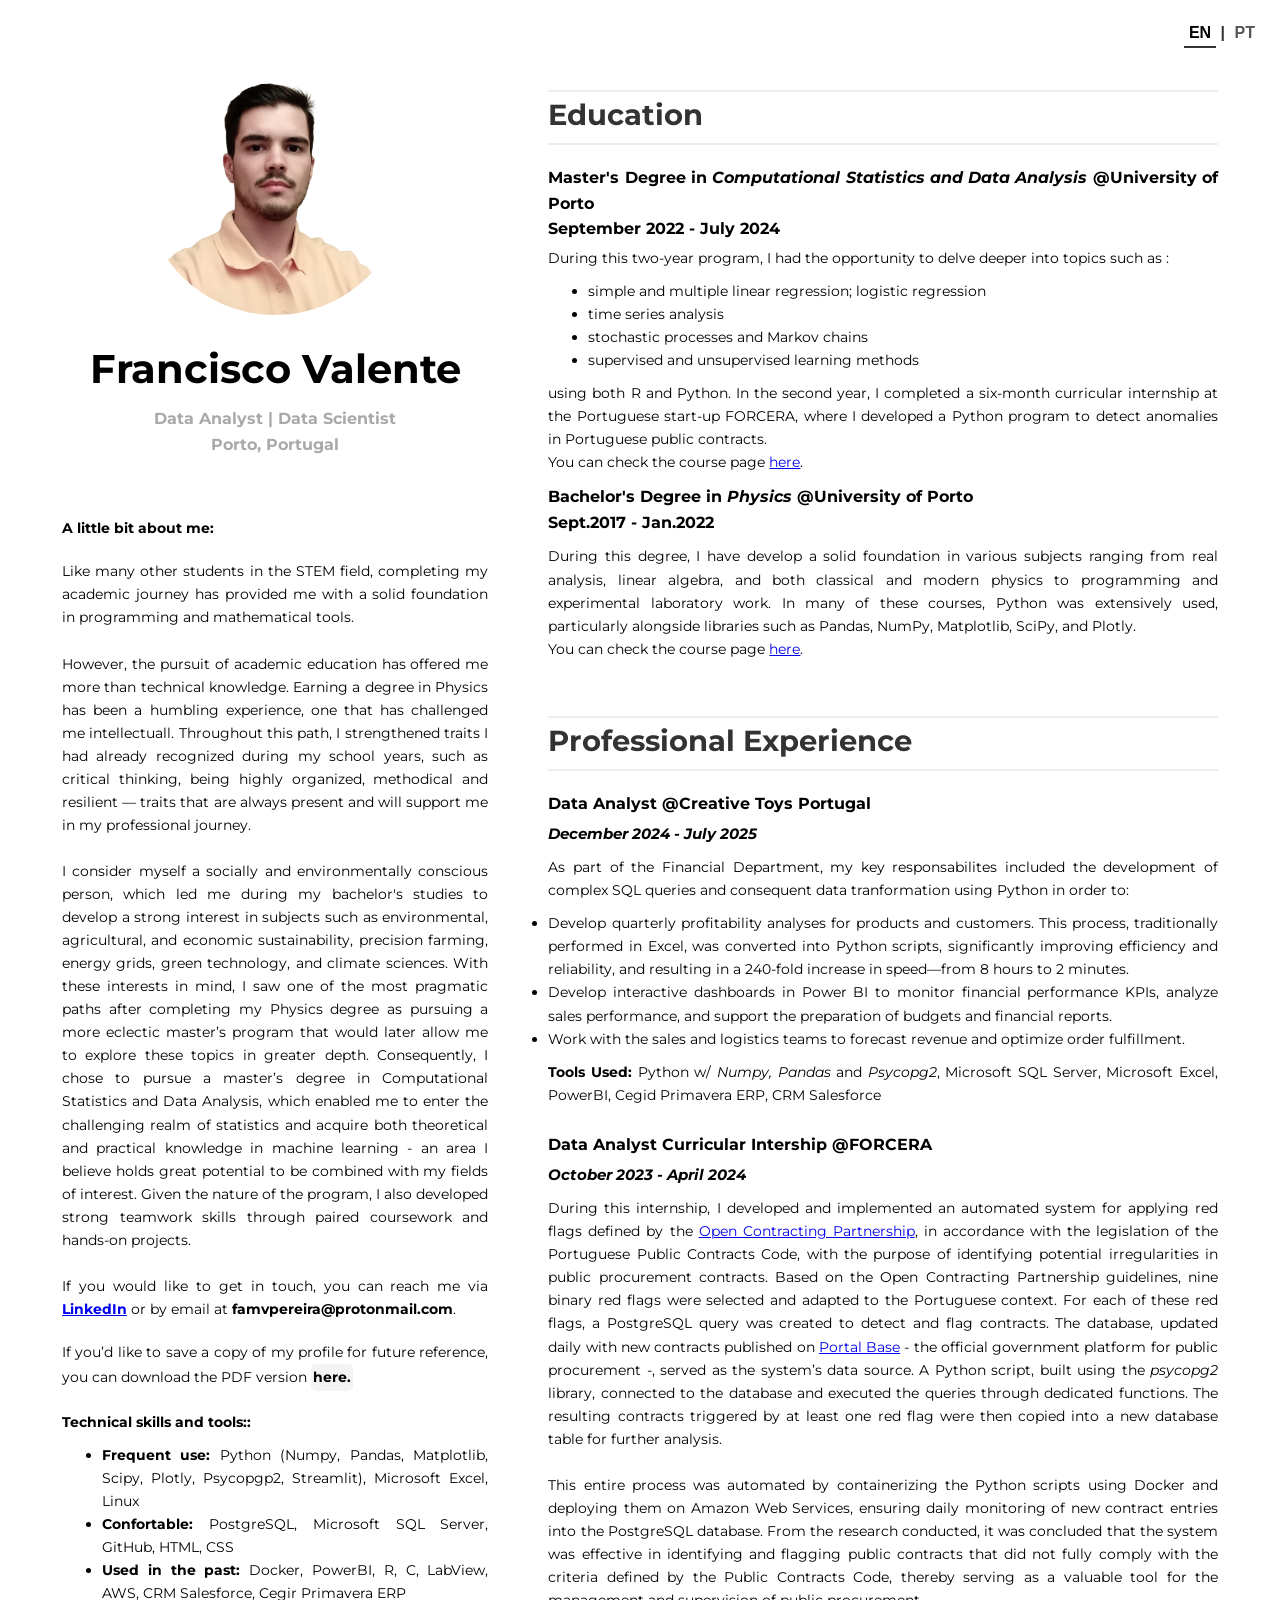
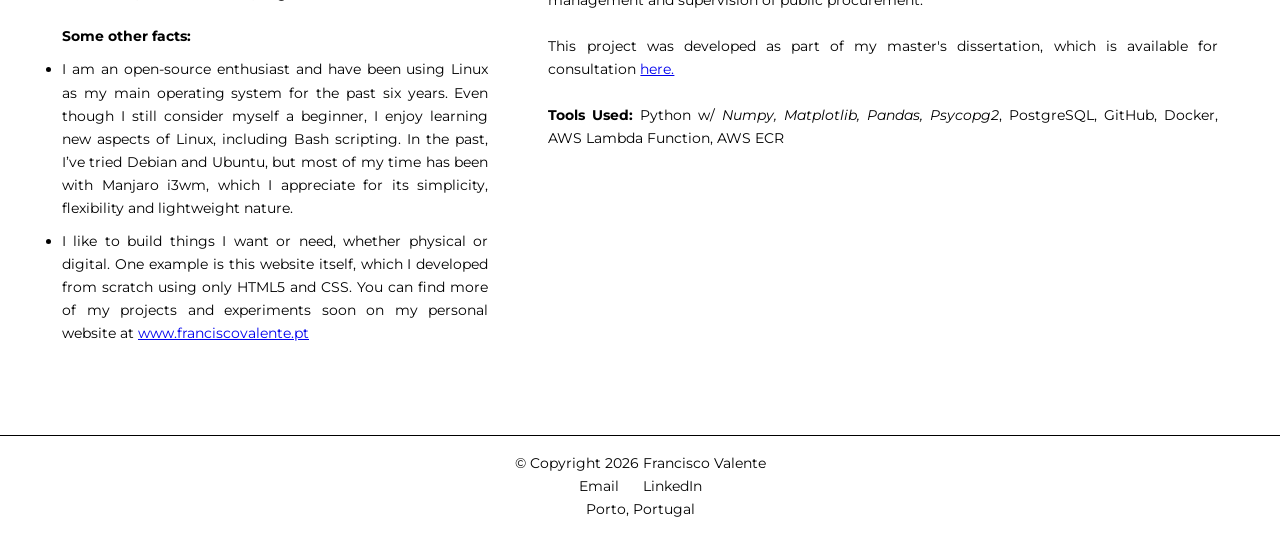
<file: index.html>
<!DOCTYPE html>
<html lang="pt-PT">
<head>
  <meta charset="UTF-8">
  <meta name="viewport" content="width=device-width, initial-scale=1.0">
  <title>Francisco Valente</title>
  <link rel="stylesheet" href="style.css">
</head>
<body>

  <div class="language-switch">
	<a href="index.html" class="active">EN</a> | 
	<a href="index_pt.html">PT</a>
  </div>

  <div class="container">



    <!-- Coluna Esquerda -->
    <aside class="sidebar">
      <div class="profile">
        <img src="foto.png" alt="Foto do Desenvolvedor">
        <h1>Francisco Valente</h1>
		<h4>
		Data Analyst | Data Scientist <br> 
		Porto, Portugal <br>
	</h4>

      </div>
      <div class="about">
        
		<p><b>A little bit about me: </b></p>

		<p>Like many other students in the STEM field, completing my academic journey has provided me with a solid foundation in programming and mathematical tools. <br><br>

		However, the pursuit of academic education has offered me more than technical knowledge. Earning a degree in Physics has been a humbling experience, one that has challenged me intellectuall. Throughout this path, I strengthened traits I had already recognized during my school years, such as critical thinking, being highly organized, methodical and resilient — traits that are always present and will support me in my professional journey. <br> <br>

		I consider myself a socially and environmentally conscious person, which led me during my bachelor's studies to develop a strong interest in subjects such as environmental, agricultural, and economic sustainability, precision farming, energy grids, green technology, and climate sciences. With these interests in mind, I saw one of the most pragmatic paths after completing my Physics degree as pursuing a more eclectic master’s program that would later allow me to explore these topics in greater depth. Consequently, I chose to pursue a master’s degree in Computational Statistics and Data Analysis, which enabled me to enter the challenging realm of statistics and acquire both theoretical and practical knowledge in machine learning - an area I believe holds great potential to be combined with my fields of interest. Given the nature of the program, I also developed strong teamwork skills through paired coursework and hands-on projects.<br> <br>

		If you would like to get in touch, you can reach me via <a href="https://www.linkedin.com/in/francisco-valente-pereira/"><b>LinkedIn</b></a> or by email at <b>famvpereira@protonmail.com</b>.<br>

        <div class="download-cv" style="margin-top: 20px;">
          <p>If you’d like to save a copy of my profile for future reference, you can download the PDF version
        <a href="FranciscoValenteCVen.pdf" target="_blank" download class="btn-download">
        <b>here. </b>
        </a></p>
        </div>

        </p>

        <p><b>Technical skills and tools::</b><br>
        <ul>
          <li style="margin-left: 40px"><b>Frequent use: </b>Python (Numpy, Pandas, Matplotlib, Scipy, Plotly, Psycopgp2, Streamlit), Microsoft Excel, Linux</li>
          <li style="margin-left: 40px"><b>Confortable: </b>PostgreSQL, Microsoft SQL Server, GitHub, HTML, CSS</li>
          <li style="margin-left: 40px"><b>Used in the past: </b>Docker, PowerBI, R, C, LabView, AWS, CRM Salesforce, Cegir Primavera ERP</li>
        </ul>
        </p>

		<p><b>Some other facts:</b></p>
		<ul>
				<li style="margin-bottom: 10px;">I am an open-source enthusiast and have been using Linux as my main operating system for the past six years. Even though I still consider myself a beginner, I enjoy learning new aspects of Linux, including Bash scripting. In the past, I’ve tried Debian and Ubuntu, but most of my time has been with Manjaro i3wm, which I appreciate for its simplicity, flexibility and lightweight nature.</li>
		
				<li>I like to build things I want or need, whether physical or digital. One example is this website itself, which I developed from scratch using only HTML5 and CSS. You can find more of my projects and experiments soon on my personal website at <a href="https://franciscovalente.pt" target="_blank">www.franciscovalente.pt</a>
		</ul>


      </div>
    </aside>

    <!-- Coluna Direita -->
    <main class="content">

		<h1>Education</h1>
		
	


		<p style="font-size:1rem; margin-bottom: 10px; margin-bottom: 5px;"><b>Master's Degree in <i>Computational Statistics and Data Analysis</i> @University of Porto <br> September 2022 - July 2024</b></p>
		
		<p>During this two-year program, I had the opportunity to delve deeper into topics such as :</p>
		
		<ul style="margin-left: 40px">
          <li>simple and multiple linear regression; logistic regression</li>
          <li>time series analysis</li>
          <li>stochastic processes and Markov chains</li>
          <li>supervised and unsupervised learning methods</li>
        </ul>
			
		<p>using both R and Python. In the second year, I completed a six-month curricular internship at the Portuguese start-up FORCERA, where I developed a Python program to detect anomalies in Portuguese public contracts.</p>

		<p>You can check the course page <a href="https://sigarra.up.pt/fcup/pt/cur_geral.cur_view?pv_ano_lectivo=2025&pv_origem=CUR&pv_tipo_cur_sigla=M&pv_curso_id=23821">here</a>.</p>	

		<p style="font-size:1rem; margin-bottom: 10px; margin-top: 10px;"><b>Bachelor's Degree in <i>Physics</i> @University of Porto <br> Sept.2017 - Jan.2022</b></p>

		<p>During this degree, I have develop a solid foundation in various subjects ranging from real analysis, linear algebra, and both classical and modern physics to programming and experimental laboratory work. In many of these courses, Python was extensively used, particularly alongside libraries such as Pandas, NumPy, Matplotlib, SciPy, and Plotly.</p> 

		<p>You can check the course page <a href="https://sigarra.up.pt/fcup/pt/cur_geral.cur_view?pv_ano_lectivo=2025&pv_origem=CUR&pv_tipo_cur_sigla=L&pv_curso_id=888">here</a>.</p> <br>
	
		<h1>Professional Experience</h1>


		<p style="font-size: 1rem;"><b>Data Analyst @Creative Toys Portugal</b><p>
        <p style="font-size: .95rem; margin-bottom: 10px; margin-top: 5px;"> <b><i>December 2024 - July 2025</i></b></p>
		
		<p> As part of the Financial Department, my key responsabilites included the development of complex SQL queries and consequent data tranformation using Python in order to: </p>
		<ul>
				<li>Develop quarterly profitability analyses for products and customers. This process, traditionally performed in Excel, was converted into Python scripts, significantly improving efficiency and reliability, and resulting in a 240-fold increase in speed—from 8 hours to 2 minutes.</li>
				<li>Develop interactive dashboards in Power BI to monitor financial performance KPIs, analyze sales performance, and support the preparation of budgets and financial reports.</li>
				<li> Work with the sales and logistics teams to forecast revenue and optimize order fulfillment.</li>
		</ul>
		<p><b>Tools Used:</b> Python w/ <i>Numpy, Pandas</i> and <i>Psycopg2</i>, Microsoft SQL Server, Microsoft Excel, PowerBI, Cegid Primavera ERP, CRM Salesforce</p> 
		
		<br>


		<p style="font-size: 1rem;"><b>Data Analyst Curricular Intership @FORCERA</b><p>
        <p style="font-size: .95rem; margin-bottom: 10px; margin-top: 5px;"> <b><i>October 2023 - April 2024</i></b></p>

		<p>During this internship, I developed and implemented an automated system for applying red flags defined by the <a href="https://www.open-contracting.org/">Open Contracting Partnership</a>, in accordance with the legislation of the Portuguese Public Contracts Code, with the purpose of identifying potential irregularities in public procurement contracts. Based on the Open Contracting Partnership guidelines, nine binary red flags were selected and adapted to the Portuguese context. For each of these red flags, a PostgreSQL query was created to detect and flag contracts.
		
		The database, updated daily with new contracts published on <a href="https://www.base.gov.pt/base4">Portal Base</a> - the official government platform for public procurement -, served as the system’s data source. A Python script, built using the <i>psycopg2</i> library, connected to the database and executed the queries through dedicated functions. The resulting contracts triggered by at least one red flag were then copied into a new database table for further analysis.

		<br><br>

		This entire process was automated by containerizing the Python scripts using Docker and deploying them on Amazon Web Services, ensuring daily monitoring of 
		new contract entries into the PostgreSQL database. From the research conducted, it was concluded that the system was effective in identifying and flagging 
		public contracts that did not fully comply with the criteria defined by the Public Contracts Code, thereby serving as a valuable tool for the management and 
		supervision of public procurement.

		<br><br>

		This project was developed as part of my master's dissertation, which is available for consultation <a href="https://repositorio-aberto.up.pt/handle/10216/161651">here.</a>

		<br><br>

		<b>Tools Used:</b> Python w/ <i>Numpy, Matplotlib, Pandas, Psycopg2</i>, PostgreSQL, GitHub, Docker, AWS Lambda Function, AWS ECR 
		</p>

		<!--<img src="processo_tese.png" alt="Processo da Tese">-->
		<br>
	
		<br>
		<!--<h1>Articles</h1>
				<article class="post">
				<h3>Article Title</h3>
				<p>Resumo do artigo ou projeto desenvolvido. <a href="#">Ler mais</a></p>
				</article> -->

   </main> 
  </div>

  <footer class="site-footer">
    <div class="footer-container">
      <p>© Copyright 2026 Francisco Valente</p>
      <div class="social-links">
        <a href=mailto:famvpereira@protonmail.com">Email</a>
        <a href="https://www.linkedin.com/in/francisco-valente-pereira/" target="_blank">LinkedIn</a>
      </div>
      <p>Porto, Portugal</p>
    </div>
  </footer>
 <script data-goatcounter="https://franciscovalentepereira.goatcounter.com/count"
        async src="//gc.zgo.at/count.js"></script>

</body>
</html>
</file>
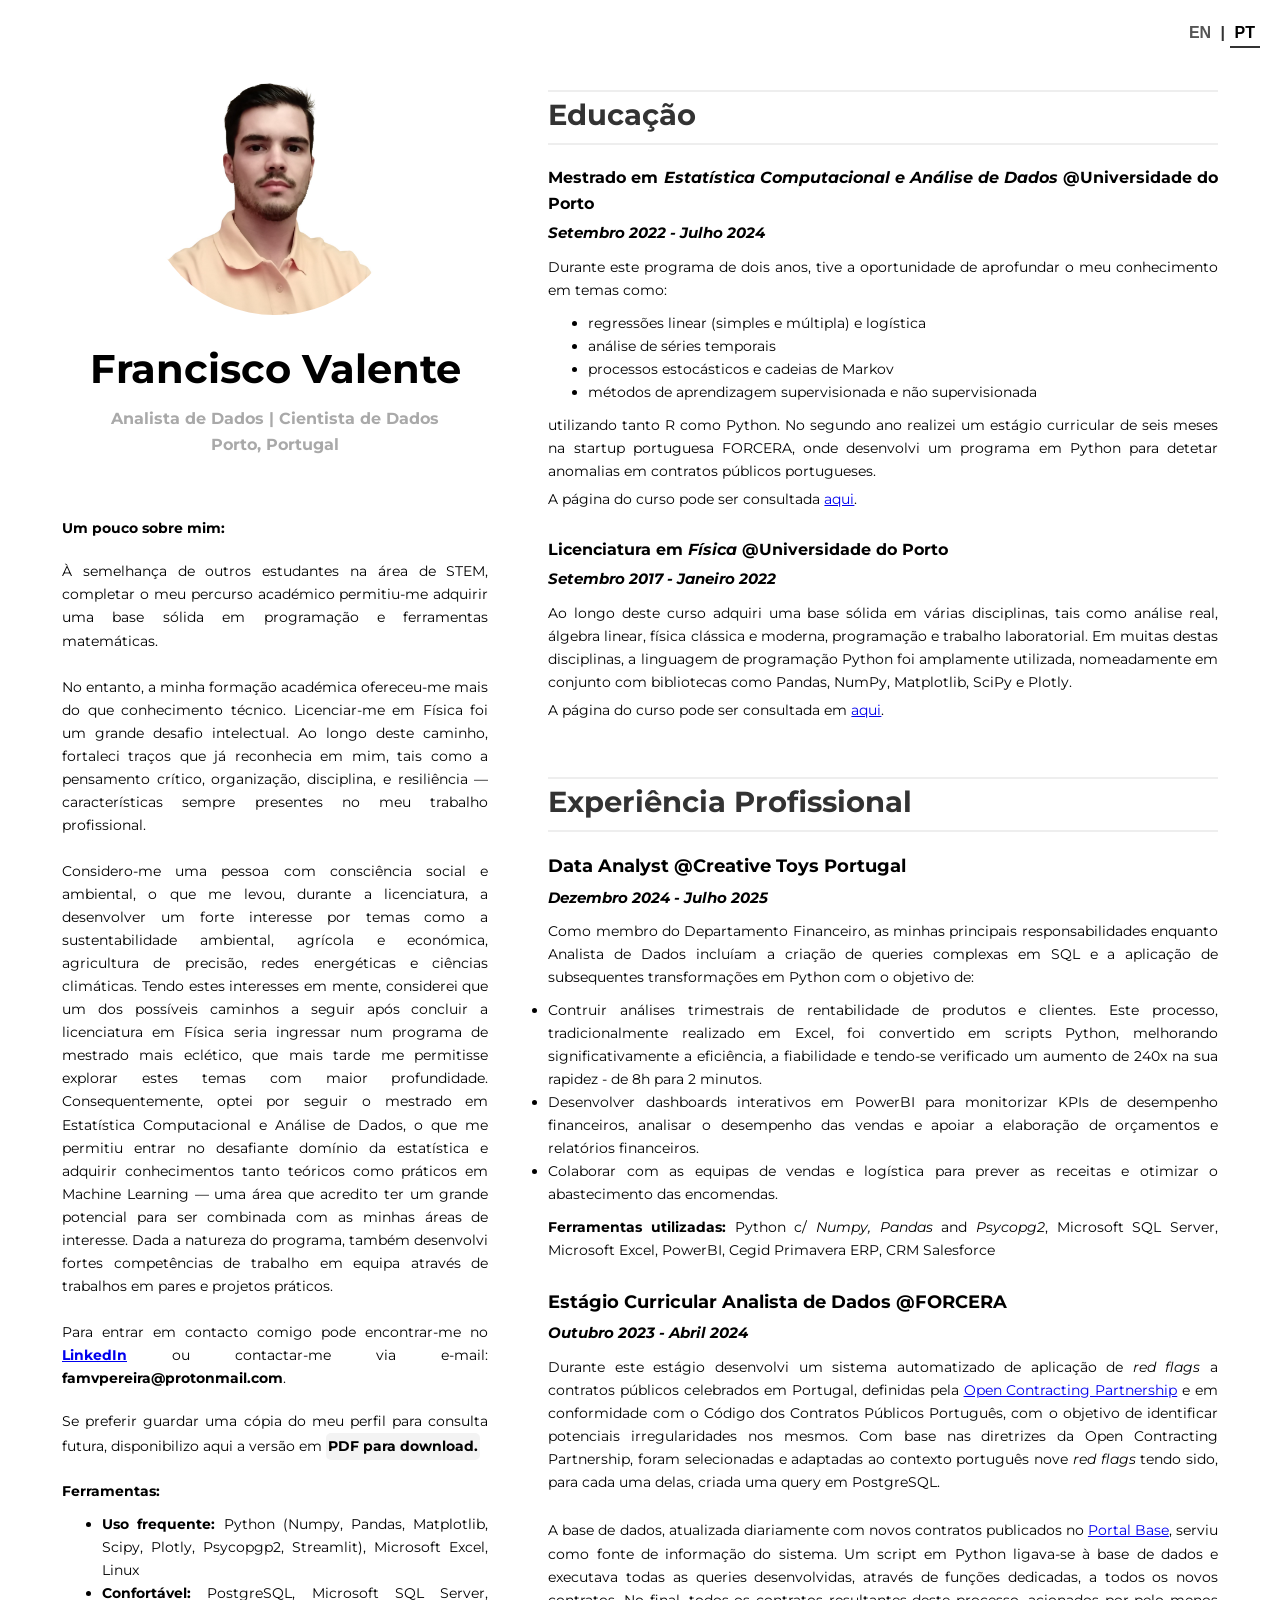
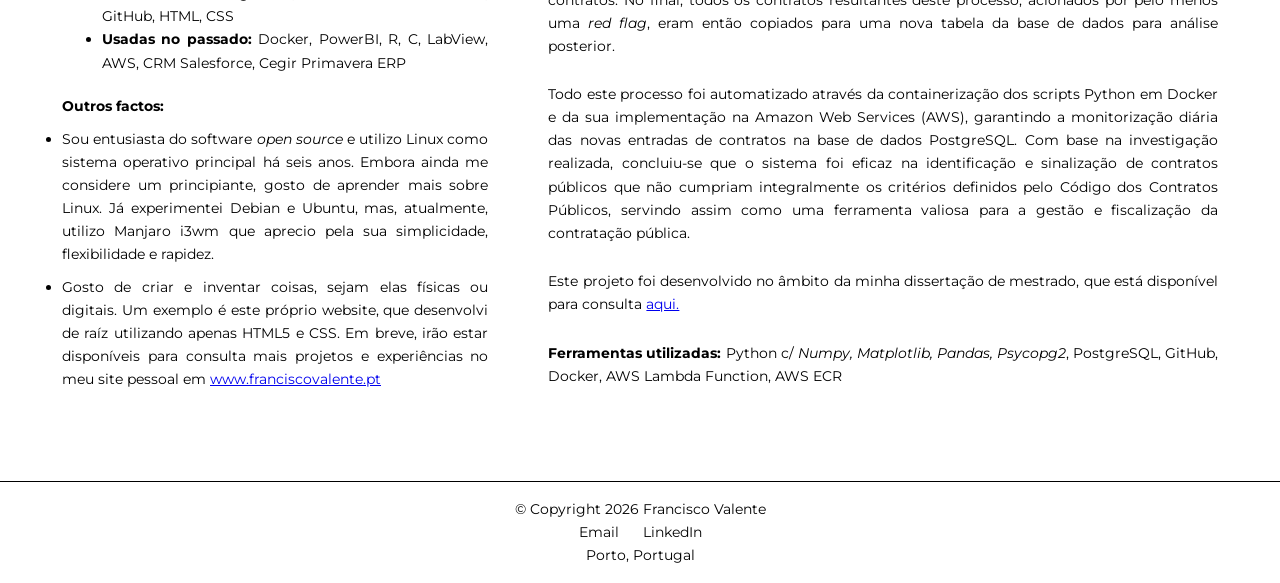
<file: index_pt.html>
<!DOCTYPE html>
<html lang="pt-PT">
<head>
  <meta charset="UTF-8">
  <meta name="viewport" content="width=device-width, initial-scale=1.0">
  <title>Francisco Valente</title>
  <link rel="stylesheet" href="style.css">
</head>
<body>

  <div class="language-switch">
    <a href="index.html">EN</a> | 
    <a href="index_pt.html" class="active">PT</a>
  </div>

  <div class="container">
    <aside class="sidebar">
      <div class="profile">
        <img src="foto.png" alt="Foto do Francisco Valente">
        <h1>Francisco Valente</h1>
        <h4>
        Analista de Dados | Cientista de Dados <br> 
        Porto, Portugal <br>
        </h4>
      </div>
      
      <div class="about">
        <p><b>Um pouco sobre mim: </b></p>
        <p>À semelhança de outros estudantes na área de STEM, completar o meu percurso académico permitiu-me adquirir uma base sólida em programação e ferramentas matemáticas. <br><br>

        No entanto, a minha formação académica ofereceu-me mais do que conhecimento técnico. Licenciar-me em Física foi um grande desafio intelectual. 
        Ao longo deste caminho, fortaleci traços que já reconhecia em mim, tais como a pensamento crítico, organização, disciplina, e resiliência — características sempre presentes no meu trabalho profissional. <br> <br>

        Considero-me uma pessoa com consciência social e ambiental, o que me levou, durante a licenciatura, a desenvolver um forte interesse por temas como a sustentabilidade ambiental, agrícola e económica, agricultura de precisão, redes energéticas e ciências climáticas. Tendo estes interesses em mente, considerei que um dos possíveis caminhos a seguir após concluir 
        a licenciatura em Física seria ingressar num programa de mestrado mais eclético, que mais tarde me permitisse explorar estes temas com maior profundidade. Consequentemente, optei por seguir o mestrado em Estatística Computacional e Análise de Dados, o que me permitiu entrar no desafiante domínio da estatística e adquirir conhecimentos tanto teóricos como práticos em Machine Learning — uma área que acredito ter um grande potencial para ser combinada com as minhas áreas de interesse. Dada a natureza do programa, também desenvolvi fortes competências de trabalho em equipa através de trabalhos em pares e projetos práticos.<br> <br>

        Para entrar em contacto comigo pode encontrar-me no <a href="https://www.linkedin.com/in/francisco-valente-pereira/"><b>LinkedIn</b></a> ou contactar-me via e-mail: <b>famvpereira@protonmail.com</b>.

        <div class="download-cv" style="margin-top: 20px;">
          <p>Se preferir guardar uma cópia do meu perfil para consulta futura, disponibilizo aqui a versão em
        <a href="FranciscoValenteCVpt.pdf" target="_blank" download class="btn-download">
        <b>PDF para download. </b>
        </a></p>
        </div>

        </p>

        <p><b>Ferramentas:</b><br>
        <ul>
          <li style="margin-left: 40px"><b>Uso frequente: </b>Python (Numpy, Pandas, Matplotlib, Scipy, Plotly, Psycopgp2, Streamlit), Microsoft Excel, Linux</li>
          <li style="margin-left: 40px"><b>Confortável: </b>PostgreSQL, Microsoft SQL Server, GitHub, HTML, CSS</li>
          <li style="margin-left: 40px"><b>Usadas no passado: </b>Docker, PowerBI, R, C, LabView, AWS, CRM Salesforce, Cegir Primavera ERP</li>
        </ul>
        </p>

        <p><b>Outros factos:</b></p>
        <ul>
            <li style="margin-bottom: 10px;">Sou entusiasta do software <i>open source</i> e utilizo Linux como sistema operativo principal há seis anos. Embora ainda me considere um principiante, gosto de aprender mais sobre Linux. Já experimentei Debian e Ubuntu, mas, atualmente, utilizo Manjaro i3wm que aprecio pela sua simplicidade, flexibilidade e rapidez.</li>
        
            <li>Gosto de criar e inventar coisas, sejam elas físicas ou digitais. Um exemplo é este próprio website, que desenvolvi de raíz utilizando apenas HTML5 e CSS. 
              Em breve, irão estar disponíveis para consulta mais projetos e experiências no meu site pessoal em <a href="https://franciscovalente.pt" target="_blank">www.franciscovalente.pt</a></li>
        </ul>


      </div>
    </aside>

    <main class="content">
        <h1>Educação</h1>

        <p style="font-size: 1rem;"><b>Mestrado em <i>Estatística Computacional e Análise de Dados</i> @Universidade do Porto</b><p>
        <p style="font-size: .95rem; margin-bottom: 10px; margin-top: 5px;"> <b><i>Setembro 2022 - Julho 2024</i></b></p>

        <p>Durante este programa de dois anos, tive a oportunidade de aprofundar o meu conhecimento em temas como:</p>
        <ul style="margin-left: 40px">
          <li>regressões linear (simples e múltipla) e logística</li>
          <li>análise de séries temporais</li>
          <li>processos estocásticos e cadeias de Markov</li>
          <li>métodos de aprendizagem supervisionada e não supervisionada</li>
        </ul>
        <p>utilizando tanto R como Python. No segundo ano realizei um estágio curricular de seis meses na startup portuguesa FORCERA, onde desenvolvi um programa em Python para detetar anomalias em contratos públicos portugueses.</p>

        <p style="margin-top:5px">A página do curso pode ser consultada <a href="https://sigarra.up.pt/fcup/pt/cur_geral.cur_view?pv_ano_lectivo=2025&pv_origem=CUR&pv_tipo_cur_sigla=M&pv_curso_id=23821">aqui</a>.</p> <br>

        <p style="font-size: 1rem;"><b>Licenciatura em <i>Física</i> @Universidade do Porto</b><p>
        <p style="font-size: .95rem; margin-bottom: 10px; margin-top: 5px;"> <b><i>Setembro 2017 - Janeiro 2022</i></b></p>

        <p>Ao longo deste curso adquiri uma base sólida em várias disciplinas, tais como análise real, álgebra linear, física clássica e moderna, programação e trabalho laboratorial. Em muitas destas disciplinas, a linguagem de programação Python foi amplamente utilizada, nomeadamente em conjunto com bibliotecas como Pandas, NumPy, Matplotlib, SciPy e Plotly.</p> 

        <p style="margin-top: 5px;">A página do curso pode ser consultada em <a href="https://sigarra.up.pt/fcup/pt/cur_geral.cur_view?pv_ano_lectivo=2025&pv_origem=CUR&pv_tipo_cur_sigla=L&pv_curso_id=888">aqui</a>.</p> <br>

 
        <h1>Experiência Profissional</h1>

          		<p style="font-size: 1.1rem;"><b>Data Analyst @Creative Toys Portugal</b><p>
              <p style="font-size: .95rem; margin-bottom: 10px; margin-top:5px"> <b><i>Dezembro 2024 - Julho 2025</i></b></p>
		
                <p>Como membro do Departamento Financeiro, as minhas principais responsabilidades enquanto Analista de Dados incluíam a criação de queries complexas em SQL e a aplicação de subsequentes transformações em Python com o objetivo de: </p>
                <ul>
                    <li>Contruir análises trimestrais de rentabilidade de produtos e clientes. Este processo, tradicionalmente realizado em Excel, foi convertido em scripts Python, melhorando significativamente a eficiência, a fiabilidade e tendo-se verificado um aumento de 240x na sua rapidez - de 8h para 2 minutos.</li>
                    <li> Desenvolver dashboards interativos em PowerBI para monitorizar KPIs de desempenho financeiros, analisar o desempenho das vendas e apoiar a elaboração de orçamentos e relatórios financeiros.</li>
                    <li>Colaborar com as equipas de vendas e logística para prever as receitas e otimizar o abastecimento das encomendas.</li>
                </ul>
                <p><b>Ferramentas utilizadas:</b> Python c/ <i>Numpy, Pandas</i> and <i>Psycopg2</i>, Microsoft SQL Server, Microsoft Excel, PowerBI, Cegid Primavera ERP, CRM Salesforce</p> 
                <br>

              <p style="font-size: 1.1rem;"><b>Estágio Curricular Analista de Dados @FORCERA</b><p>
              <p style="font-size: .95rem; margin-bottom: 10px; margin-top: 5px;"> <b><i>Outubro 2023 - Abril 2024</i></b></p>

              <p>Durante este estágio desenvolvi um sistema automatizado de aplicação de <i>red flags</i> a contratos públicos celebrados em Portugal, definidas pela <a href="https://www.open-contracting.org/">Open Contracting Partnership</a> e em conformidade com o Código dos Contratos Públicos Português, com o objetivo de identificar potenciais irregularidades nos mesmos. Com base nas diretrizes da Open Contracting Partnership, foram selecionadas e adaptadas ao contexto português nove <i>red flags</i> tendo sido, para cada uma delas, criada uma query em PostgreSQL.</p>
                  
              <br>

              <p>A base de dados, atualizada diariamente com novos contratos publicados no <a href="https://www.base.gov.pt/base4">Portal Base</a>, serviu como fonte de informação do sistema. Um script em Python ligava-se à base de dados e executava todas as queries desenvolvidas, através de funções dedicadas, a todos os novos contratos. No final, todos os contratos resultantes deste processo, acionados por pelo menos uma <i>red flag</i>, eram então copiados para uma nova tabela da base de dados para análise posterior.</p>

              <br>

              <p>Todo este processo foi automatizado através da containerização dos scripts Python em Docker e da sua implementação na Amazon Web Services (AWS), garantindo a monitorização diária das novas entradas de contratos na base de dados PostgreSQL. Com base na investigação realizada, concluiu-se que o sistema foi eficaz na identificação e sinalização de contratos públicos que não cumpriam integralmente os critérios definidos pelo Código dos Contratos Públicos, servindo assim como uma ferramenta valiosa para a gestão e fiscalização da contratação pública.</p>

              <br>

              <p>Este projeto foi desenvolvido no âmbito da minha dissertação de mestrado, que está disponível para consulta <a href="https://repositorio-aberto.up.pt/handle/10216/161651">aqui.</a></p>

              <br>

              <p><b>Ferramentas utilizadas:</b> Python c/ <i>Numpy, Matplotlib, Pandas, Psycopg2</i>, PostgreSQL, GitHub, Docker, AWS Lambda Function, AWS ECR 
              </p>

   </main> 
  </div>

  <footer class="site-footer">
    <div class="footer-container">
      <p>© Copyright 2026 Francisco Valente</p>
      <div class="social-links">
        <a href=mailto:famvpereira@protonmail.com">Email</a>
        <a href="https://www.linkedin.com/in/francisco-valente-pereira/" target="_blank">LinkedIn</a>
      </div>
      <p>Porto, Portugal</p>
    </div>
  </footer>


</body>
</html>
</file>
<file: style.css>
@import url('https://fonts.googleapis.com/css2?family=Alumni+Sans+Pinstripe:ital@0;1&family=Montserrat:ital,wght@0,100..900;1,100..900&family=Oswald:wght@700&display=swap');

/* Reset básico */
* {
  margin: 0;
  padding: 0;
  box-sizing: border-box;
}

body {
  font-family: "Montserrat", "Oswald", Helvetica, ui-serif, Georgia, serif;
  font-weight: 400;
  font-style: normal;
  color: #333;
  line-height: 1.6;
  background: #ffffff;
  margin-top: 20px;
}

.container {
  display: grid;
  grid-template-columns: 40% 60%;
  min-height: 100vh;
  margin: 0 2rem;
}

/* Coluna esquerda */
.sidebar {
  background: #ffffff;
  color: #000000;
  padding: 30px;
  display: flex;
  flex-direction: column;
  align-items: flex-start;

  position: sticky;
  top: 0;
  margin-bottom: 30px;
}

.sidebar .profile {
  text-align: center;
  width: 100%;
}

.sidebar img {
		width: 7cm;
		height: 7cm;
		border-radius: 50%;
		margin-bottom: 15px;
		object-fit: cover; /* mantém proporção e preenche o espaço */
} 
.sidebar h1 {
  font-size: 2.5rem;
  margin-bottom: 5px;
}

.sidebar p {
  font-size: 0.9rem;
  color: #000000;
  margin-top: 20px;
}

.about {
  margin-top: 30px
}

.about h2 {
  font-size: 1.2rem;
  margin-bottom: 10px;
}

.sidebar h4 {
  font-size: 1rem;
  margin-bottom: 10px;
  color: #a9a9a9;
}


.about p {
  font-size: 0.9rem;
  color: #000000;
  text-align: justify;
  text-justify: inter-word;
}

.about ul {
  font-size: 0.9rem;
  color: #000000;
  text-align: justify;
  text-justify: inter-word;
  margin-top: 10px;
  margin-bottom: 10px;
}

/* Coluna direita */
.content {
  padding-right: 30px;
  padding-left: 30px;
  background: #fff;
  margin-top: 40px;
  flex-direction: column;
  align-items: flex-start;

  position: sticky;
}

.content h1 {
  margin-top: 30px;
  margin-bottom: 20px;
  font-size: 1.8rem;
  border-bottom: 2px solid #eee;
  border-top: 2px solid #eee;
  padding-bottom: 5px;
  text-align: left;
}
.content h2 {
  margin-bottom: 20px;
  font-size: 1.8rem;
  border-bottom: 2px solid #eee;
  padding-bottom: 5px;
}

.content p {
  font-size: 0.9rem;
  color: #000000;
  text-align: justify;
  text-justify: inter-word;
}

.content ul {
  font-size: 0.9rem;
  color: #000000;
  text-align: justify;
  text-justify: inter-word;
  margin-top: 10px;
  margin-bottom: 10px;
}

.content img {
   display: block;
   margin-top: 20px;
   margin-bottom: 20px;
   margin-left: auto;
   margin-right: auto;
   width: 70%;
}

.post {
  margin-bottom: 20px;
  padding-bottom: 15px;
  border-bottom: 1px solid #ddd;
}

.post h3 {
  font-size: 1.3rem;
  margin-bottom: 8px;
}

.post a {
  color: #007acc;
  text-decoration: none;
}

.post a:hover {
  text-decoration: underline;
}

/* Responsivo */
@media (max-width: 768px) {
  .container {
    grid-template-columns: 1fr;
  }

  .sidebar {
    align-items: center;
    text-align: center;
  }
}

@media (max-width: 1024px) {
  .container {
    grid-template-columns: 40% 60%; /* ajusta proporção em tablet */
  }

  .sidebar img {
    width: 6cm;
    height: 6cm;
  }
}

@media (max-width: 768px) {
  .container {
    grid-template-columns: 1fr; /* coluna única no mobile */
  }

  .sidebar {
    width: 100%;
    height: auto;
    align-items: center;
    text-align: center;
    position: relative; /* deixa rolar com a página */
    padding-bottom: 20px;
  }

  .sidebar img {
    width: 5cm;
    height: 5cm;
  }

  .content {
    padding: 20px;
  }
}

@media (max-width: 480px) {
  .sidebar img {
    width: 4cm;
    height: 4cm;
  }

  .sidebar h1 {
    font-size: 1.2rem;
  }

  .content h2 {
    font-size: 1.5rem;
  }

  .post h3 {
    font-size: 1.1rem;
  }
}


.language-switch {
    position: absolute;
    top: 20px;
    right: 20px;
    font-family: sans-serif;
    font-weight: bold;
    z-index: 1000;
}

.language-switch a {
    text-decoration: none;
    color: #555;
    padding: 5px;
}

.language-switch a.active {
    color: #000;
    border-bottom: 2px solid #333;
}

.language-switch a:hover {
    color: #007bff;
}

/* Ajuste para mobile se necessário */
@media (max-width: 768px) {
    .language-switch {
        top: 10px;
        right: 10px;
        font-size: 0.9rem;
    }
}


.btn-download {
    display: inline-block;
    padding: 2px 2px;
    background-color: #f3f3f3; /* Cor escura profissional */
    color: #000000 !important;
    text-decoration: none;
    border-radius: 5px;
    transition: background-color 0.3s ease;
    font-size: 0.9rem;
}

.btn-download:hover {
    background-color: #e9e9e9; /* Muda para azul ao passar o rato */
    color: #fff;
}


.site-footer {
    background-color: #ffffff; /* Um cinza muito escuro profissional */
    color: #000000;
    padding: 1rem 0;
    margin-top: 20px;
    text-align: center;
    font-size: 0.9rem;
    border-top: 1.5px solid #000000; /* Uma linha fina com a cor de destaque do teu site */
}

.footer-container {
    max-width: 1000px;
    margin: 0 auto;
}

.social-links a {
    color: #060606;
    text-decoration: none;
    margin: 0 10px;
    transition: color 0.3s;
}

.social-links a:hover {
    color: #00bfff;
}
</file>
